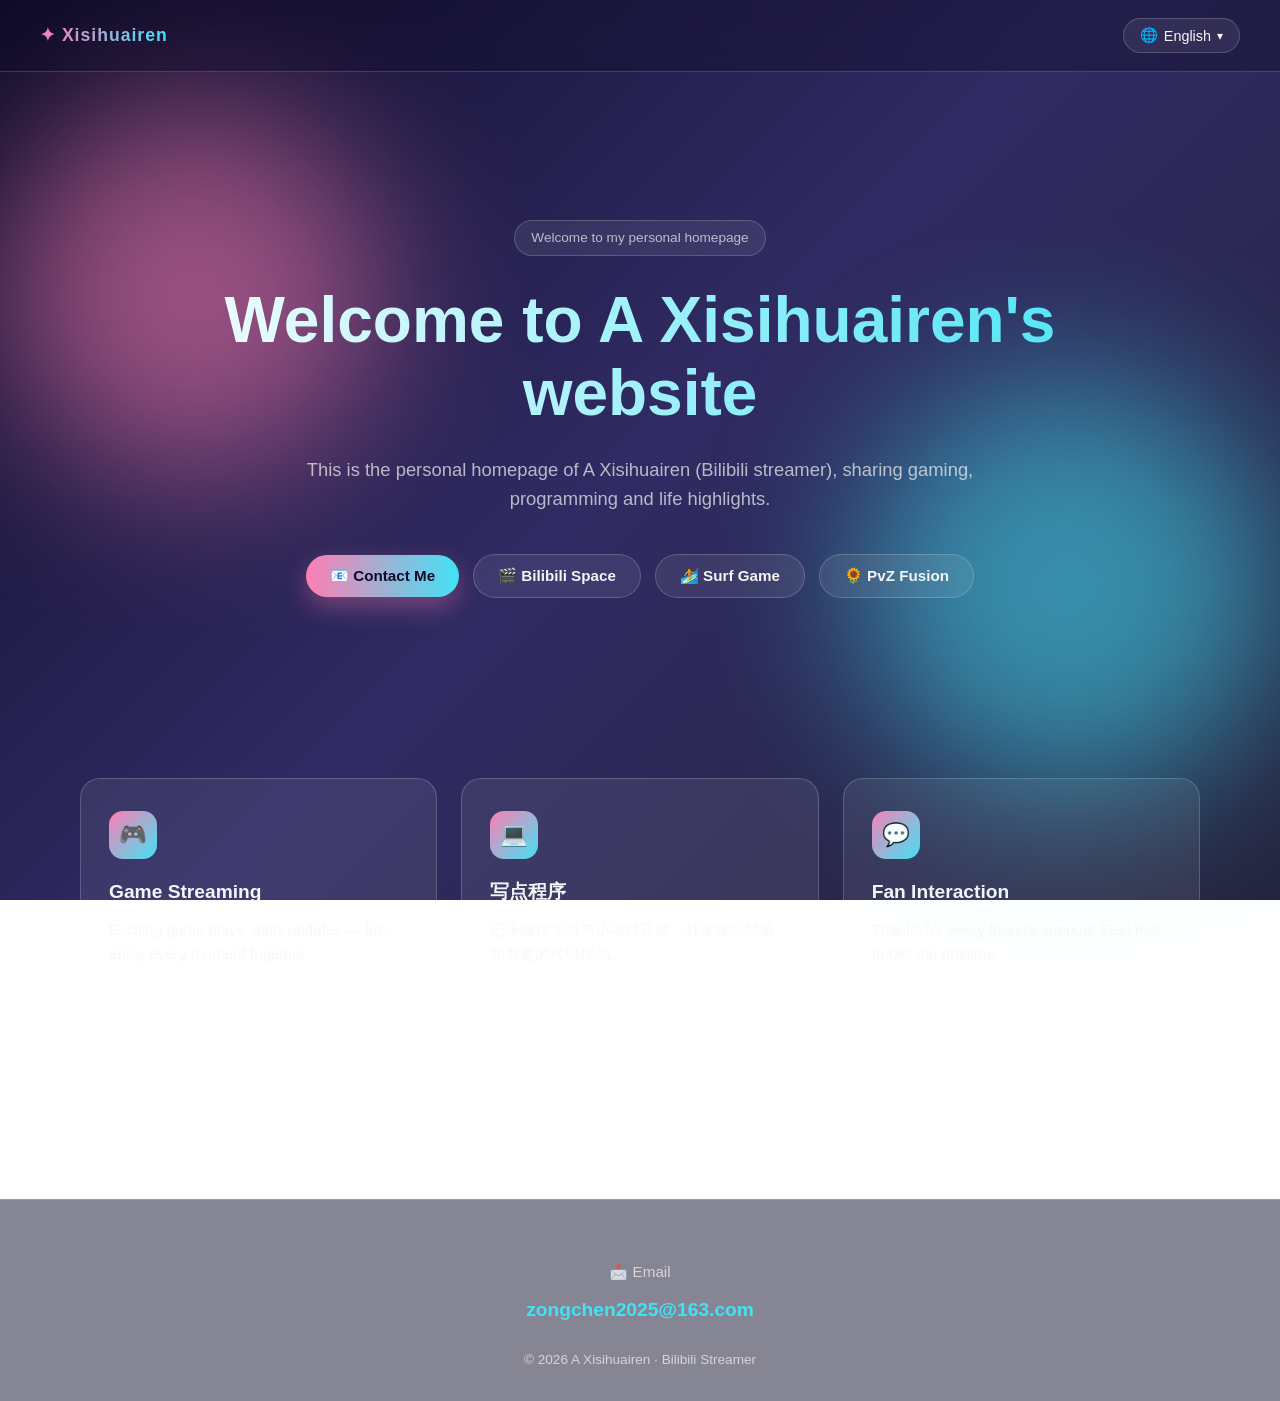
<file: index.html>
﻿<!DOCTYPE html>
<html lang="en">
<head>
<meta charset="UTF-8" />
<meta name="viewport" content="width=device-width, initial-scale=1.0" />
<title>Welcome to A Xisihuairen's website</title>
<style>
  * { box-sizing: border-box; margin: 0; padding: 0; }

  :root {
    --bg-1: #0f0c29;
    --bg-2: #302b63;
    --bg-3: #24243e;
    --accent: #ff7eb3;
    --accent-2: #42e2f5;
    --text: #f5f5f7;
    --muted: rgba(245, 245, 247, 0.7);
    --card: rgba(255, 255, 255, 0.08);
    --border: rgba(255, 255, 255, 0.18);
  }

  html { scroll-behavior: smooth; }

  body {
    font-family: "Segoe UI", "PingFang SC", "Microsoft YaHei", Roboto, sans-serif;
    color: var(--text);
    background: linear-gradient(135deg, var(--bg-1), var(--bg-2), var(--bg-3));
    background-attachment: fixed;
    min-height: 100vh;
    overflow-x: hidden;
    line-height: 1.6;
  }

  header {
    position: fixed;
    top: 0; left: 0; right: 0;
    padding: 18px 40px;
    display: flex;
    justify-content: space-between;
    align-items: center;
    backdrop-filter: blur(12px);
    -webkit-backdrop-filter: blur(12px);
    background: rgba(15, 12, 41, 0.4);
    border-bottom: 1px solid var(--border);
    z-index: 100;
  }

  .logo {
    font-weight: 700;
    font-size: 1.1rem;
    letter-spacing: 1px;
    background: linear-gradient(90deg, var(--accent), var(--accent-2));
    -webkit-background-clip: text;
    background-clip: text;
    color: transparent;
  }

  .lang-switch { position: relative; }

  .lang-switch > button {
    background: var(--card);
    color: var(--text);
    border: 1px solid var(--border);
    padding: 8px 16px;
    border-radius: 999px;
    cursor: pointer;
    font-size: 0.9rem;
    transition: all 0.3s ease;
    display: flex;
    align-items: center;
    gap: 6px;
  }

  .lang-switch > button:hover {
    background: rgba(255, 255, 255, 0.15);
    border-color: var(--accent-2);
  }

  .lang-dropdown {
    position: absolute;
    top: calc(100% + 10px);
    right: 0;
    min-width: 160px;
    background: rgba(15, 12, 41, 0.95);
    backdrop-filter: blur(14px);
    border: 1px solid var(--border);
    border-radius: 14px;
    padding: 8px;
    opacity: 0;
    visibility: hidden;
    transform: translateY(-6px);
    transition: all 0.25s ease;
    box-shadow: 0 12px 32px rgba(0, 0, 0, 0.4);
    z-index: 110;
  }

  .lang-dropdown.show {
    opacity: 1;
    visibility: visible;
    transform: translateY(0);
  }

  .lang-dropdown button {
    width: 100%;
    border: none;
    padding: 10px 14px;
    background: transparent;
    border-radius: 8px;
    text-align: left;
    color: var(--text);
    font-size: 0.9rem;
    display: flex;
    align-items: center;
    gap: 8px;
    cursor: pointer;
  }

  .lang-dropdown button:hover { background: rgba(255, 255, 255, 0.1); }

  .lang-dropdown button.active {
    background: linear-gradient(90deg, rgba(255, 126, 179, 0.25), rgba(66, 226, 245, 0.25));
    color: var(--accent-2);
  }

  main {
    padding: 140px 40px 80px;
    max-width: 1200px;
    margin: 0 auto;
  }

  .hero {
    text-align: center;
    padding: 80px 20px 100px;
    position: relative;
  }

  .hero::before,
  .hero::after {
    content: "";
    position: absolute;
    border-radius: 50%;
    filter: blur(80px);
    opacity: 0.55;
    z-index: 0;
  }
  .hero::before {
    width: 380px; height: 380px;
    background: var(--accent);
    top: -40px; left: -80px;
  }
  .hero::after {
    width: 420px; height: 420px;
    background: var(--accent-2);
    bottom: -100px; right: -80px;
  }

  .hero > * { position: relative; z-index: 1; }

  .tag {
    display: inline-block;
    padding: 6px 16px;
    border: 1px solid var(--border);
    border-radius: 999px;
    background: var(--card);
    font-size: 0.85rem;
    color: var(--muted);
    margin-bottom: 28px;
  }

  .hero h1 {
    font-size: clamp(2rem, 5vw, 4rem);
    font-weight: 800;
    line-height: 1.15;
    margin-bottom: 24px;
    background: linear-gradient(90deg, #fff, var(--accent-2));
    -webkit-background-clip: text;
    background-clip: text;
    color: transparent;
    animation: fadeUp 0.9s ease both;
  }

  .hero p.lead {
    font-size: 1.15rem;
    color: var(--muted);
    max-width: 720px;
    margin: 0 auto 40px;
    animation: fadeUp 1s ease both 0.15s;
  }

  .cta {
    display: flex;
    flex-wrap: wrap;
    gap: 14px;
    justify-content: center;
    align-items: center;
    animation: fadeUp 1.1s ease both 0.3s;
    max-width: 720px;
    margin: 0 auto;
  }

  .btn {
    padding: 12px 24px;
    border-radius: 999px;
    text-decoration: none;
    font-weight: 600;
    font-size: 0.95rem;
    transition: transform 0.25s ease, box-shadow 0.25s ease;
    display: inline-flex;
    align-items: center;
    justify-content: center;
    gap: 8px;
    border: none;
    cursor: pointer;
    font-family: inherit;
    line-height: 1.2;
  }

  .btn-primary {
    background: linear-gradient(90deg, var(--accent), var(--accent-2));
    color: #0f0c29;
    box-shadow: 0 10px 24px rgba(255, 126, 179, 0.35);
  }

  .btn-secondary {
    background: var(--card);
    color: var(--text);
    border: 1px solid var(--border);
  }

  .btn:hover {
    transform: translateY(-3px);
    box-shadow: 0 14px 30px rgba(66, 226, 245, 0.35);
  }

  .features {
    display: grid;
    grid-template-columns: repeat(auto-fit, minmax(260px, 1fr));
    gap: 24px;
    margin-top: 80px;
  }

  .card {
    background: var(--card);
    border: 1px solid var(--border);
    border-radius: 20px;
    padding: 32px 28px;
    transition: transform 0.3s ease, border-color 0.3s ease, background 0.3s ease;
  }

  .card:hover {
    transform: translateY(-6px);
    border-color: var(--accent-2);
    background: rgba(255, 255, 255, 0.12);
  }

  .card .icon {
    width: 48px; height: 48px;
    border-radius: 14px;
    display: flex; align-items: center; justify-content: center;
    background: linear-gradient(135deg, var(--accent), var(--accent-2));
    color: #0f0c29;
    font-size: 1.4rem;
    margin-bottom: 18px;
  }

  .card h3 { font-size: 1.2rem; margin-bottom: 10px; }
  .card p { color: var(--muted); font-size: 0.95rem; }

  footer {
    margin-top: 120px;
    padding: 60px 40px 30px;
    border-top: 1px solid var(--border);
    background: rgba(15, 12, 41, 0.5);
    text-align: center;
  }

  footer .email-label { color: var(--muted); margin-bottom: 10px; font-size: 0.95rem; }
  footer .email {
    font-size: 1.2rem; font-weight: 600;
    color: var(--accent-2); text-decoration: none;
    transition: color 0.25s;
  }
  footer .email:hover { color: var(--accent); }
  footer .copyright { margin-top: 24px; color: var(--muted); font-size: 0.85rem; }

  @keyframes fadeUp {
    from { opacity: 0; transform: translateY(20px); }
    to   { opacity: 1; transform: translateY(0); }
  }

  @media (max-width: 600px) {
    header { padding: 14px 20px; }
    main { padding: 120px 20px 60px; }
    .hero { padding: 50px 10px 70px; }
  }
</style>
</head>
<body>

<header>
  <div class="logo">✦ Xisihuairen</div>
  <div class="lang-switch">
    <button id="langBtn">
      <span>🌐</span>
      <span id="currentLang">English</span>
      <span style="font-size: 0.75rem;">▾</span>
    </button>
    <div class="lang-dropdown" id="langDropdown">
      <button data-lang="en" class="active">🇺🇸 English</button>
      <button data-lang="zh">🇨🇳 中文</button>
      <button data-lang="jp">🇯🇵 日本語</button>
      <button data-lang="kr">🇰🇷 한국어</button>
      <button data-lang="es">🇪🇸 Español</button>
      <button data-lang="fr">🇫🇷 Français</button>
    </div>
  </div>
</header>

<main>
  <section class="hero">
    <div class="tag" data-x="tag">Welcome to my personal homepage</div>
    <h1 data-x="title">Welcome to A Xisihuairen's website</h1>
    <p class="lead" data-x="subtitle">
      This is the personal homepage of A Xisihuairen (Bilibili streamer), sharing gaming, programming and life highlights.
    </p>
    <div class="cta">
      <a href="#contact" class="btn btn-primary" data-x="cta1">📧 Contact Me</a>
      <a href="https://space.bilibili.com/" target="_blank" class="btn btn-secondary" data-x="cta2">🎬 Bilibili Space</a>
      <a href="surf.html" class="btn btn-secondary" data-x="cta3">🏄 Surf Game</a>
      <a href="pz.html" class="btn btn-secondary" data-x="cta4">🌻 PvZ Fusion</a>
    </div>
  </section>

  <section class="features">
    <div class="card">
      <div class="icon">🎮</div>
      <h3 data-x="f1t">Game Streaming</h3>
      <p data-x="f1d">Exciting game plays, daily updates — let's enjoy every moment together.</p>
    </div>
    <div class="card">
      <div class="icon">💻</div>
      <h3 data-x="f2t">写点程序</h3>
      <p data-x="f2d">记录编程学习与小项目开发，分享踩坑经验和有趣的代码作品。</p>
    </div>
    <div class="card">
      <div class="icon">💬</div>
      <h3 data-x="f3t">Fan Interaction</h3>
      <p data-x="f3d">Thanks for every friend's support. Feel free to DM me anytime.</p>
    </div>
  </section>
</main>

<footer id="contact">
  <div class="email-label" data-x="emailLabel">📩 Email</div>
  <a class="email" href="mailto:zongchen2025@163.com">zongchen2025@163.com</a>
  <div class="copyright">© 2026 A Xisihuairen · Bilibili Streamer</div>
</footer>

<script>
  const DEFAULT_TEXT = {
    tag: "Welcome to my personal homepage",
    title: "Welcome to A Xisihuairen's website",
    subtitle: "This is the personal homepage of A Xisihuairen (Bilibili streamer), sharing gaming, programming and life highlights.",
    cta1: "📧 Contact Me",
    cta2: "🎬 Bilibili Space",
    cta3: "🏄 Surf Game",
    cta4: "🌻 PvZ Fusion",
    f1t: "Game Streaming", f1d: "Exciting game plays, daily updates — let's enjoy every moment together.",
    f2t: "写点程序", f2d: "记录编程学习与小项目开发，分享踩坑经验和有趣的代码作品。",
    f3t: "Fan Interaction", f3d: "Thanks for every friend's support. Feel free to DM me anytime.",
    emailLabel: "📩 Email"
  };

  const translations = {
    en: DEFAULT_TEXT,
    zh: {
      tag: "欢迎来到我的个人主页",
      title: "欢迎来到阿西四坏人的个人网站",
      subtitle: "这里是阿西四坏人（B站主播）的个人主页，分享游戏、编程与生活的精彩瞬间。",
      cta1: "📧 联系我",
      cta2: "🎬 B站空间",
      cta3: "🏄 玩冲浪游戏",
      cta4: "🌻 PvZ融合版",
      f1t: "游戏直播", f1d: "精彩游戏实况，每日更新，一起畅玩每一个瞬间。",
      f2t: "写点程序", f2d: "记录编程学习与小项目开发，分享踩坑经验和有趣的代码作品。",
      f3t: "粉丝互动", f3d: "感谢每一位小伙伴的支持，欢迎私信与我交流。",
      emailLabel: "📩 邮箱"
    },
    jp: {
      tag: "ホームページへようこそ",
      title: "A Xisihuairenのウェブサイトへようこそ",
      subtitle: "こちらは阿西四坏人（Bilibili配信者）のホームページです。ゲーム・プログラミング・日常をシェアします。",
      cta1: "📧 お問い合わせ",
      cta2: "🎬 Bilibiliスペース",
      cta3: "🏄 サーフゲーム",
      cta4: "🌻 PvZ融合版",
      f1t: "ゲーム配信", f1d: "毎日更新の熱いゲーム実況、一緒に楽しみましょう。",
      f2t: "コーディング", f2d: "プログラミング学習と小規模プロジェクトの開発、面白い作品をシェアします。",
      f3t: "ファン交流", f3d: "応援ありがとう！お気軽にDMください。",
      emailLabel: "📩 メール"
    },
    kr: {
      tag: "개인 홈페이지에 오신 것을 환영합니다",
      title: "A Xisihuairen의 웹사이트에 오신 것을 환영합니다",
      subtitle: "아시사후아이렌(Bilibili 스트리머)의 개인 홈페이지입니다. 게임, 프로그래밍, 일상을 공유합니다.",
      cta1: "📧 연락하기",
      cta2: "🎬 Bilibili 스페이스",
      cta3: "🏄 서핑 게임",
      cta4: "🌻 PvZ 퓨전",
      f1t: "게임 방송", f1d: "매일 업데이트되는 짜릿한 게임 플레이, 함께 즐겨요!",
      f2t: "코딩", f2d: "프로그래밍 학습과 작은 프로젝트 개발, 재미있는 코드 작품을 공유합니다.",
      f3t: "팬 소통", f3d: "응원해 주셔서 감사합니다! 언제든 DM 주세요.",
      emailLabel: "📩 이메일"
    },
    es: {
      tag: "Bienvenido a mi página personal",
      title: "Bienvenido al sitio web de A Xisihuairen",
      subtitle: "Esta es la página personal de A Xisihuairen (streamer de Bilibili), compartiendo juegos, programación y momentos destacados.",
      cta1: "📧 Contáctame",
      cta2: "🎬 Espacio Bilibili",
      cta3: "🏄 Juego de Surf",
      cta4: "🌻 PvZ Fusion",
      f1t: "Streaming de juegos", f1d: "Partidas emocionantes, actualizadas a diario — disfrutemos juntos.",
      f2t: "Programando", f2d: "Aprendizaje de programación y pequeños proyectos, compartiendo errores y obras divertidas.",
      f3t: "Interacción con fans", f3d: "¡Gracias por su apoyo! No duden en escribirme.",
      emailLabel: "📩 Correo"
    },
    fr: {
      tag: "Bienvenue sur ma page personnelle",
      title: "Bienvenue sur le site web de A Xisihuairen",
      subtitle: "Voici la page personnelle de A Xisihuairen (streameur Bilibili), partageant jeux, programmation et moments de vie.",
      cta1: "📧 Me contacter",
      cta2: "🎬 Espace Bilibili",
      cta3: "🏄 Jeu de Surf",
      cta4: "🌻 PvZ Fusion",
      f1t: "Streaming de jeux", f1d: "Des parties passionnantes, mises à jour chaque jour — profitons ensemble.",
      f2t: "Je code", f2d: "Apprentissage de la programmation et petits projets, partage d'erreurs et œuvres amusantes.",
      f3t: "Interaction avec les fans", f3d: "Merci pour votre soutien ! N'hésitez pas à m'écrire.",
      emailLabel: "📩 Email"
    }
  };

  const langLabels = { en: "English", zh: "中文", jp: "日本語", kr: "한국어", es: "Español", fr: "Français" };

  function restoreDefaults() {
    document.querySelectorAll("[data-x]").forEach(el => {
      const k = el.getAttribute("data-x");
      if (DEFAULT_TEXT[k] !== undefined) el.textContent = DEFAULT_TEXT[k];
    });
    const cl = document.getElementById("currentLang");
    if (cl) cl.textContent = "English";
  }

  function applyLang(lang) {
    try {
      const dict = translations[lang] || DEFAULT_TEXT;
      document.documentElement.lang = lang === "zh" ? "zh-CN" : lang;
      const cl = document.getElementById("currentLang");
      if (cl) cl.textContent = langLabels[lang] || lang;
      document.querySelectorAll("[data-x]").forEach(el => {
        const key = el.getAttribute("data-x");
        if (dict[key] !== undefined && dict[key] !== null && dict[key] !== "") {
          el.textContent = dict[key];
        }
      });
      document.querySelectorAll(".lang-dropdown button").forEach(b => {
        b.classList.toggle("active", b.dataset.lang === lang);
      });
      try { localStorage.setItem("x_lang", lang); } catch (e) {}
    } catch (err) { console.error(err); }
  }

  document.addEventListener("DOMContentLoaded", () => {
    restoreDefaults();
    try {
      const saved = localStorage.getItem("x_lang");
      if (saved && translations[saved]) applyLang(saved);
    } catch (e) {}

    const langBtn = document.getElementById("langBtn");
    const langDropdown = document.getElementById("langDropdown");
    if (langBtn) {
      langBtn.addEventListener("click", (e) => {
        e.stopPropagation();
        langDropdown.classList.toggle("show");
      });
    }
    document.addEventListener("click", () => {
      if (langDropdown) langDropdown.classList.remove("show");
    });
    document.querySelectorAll(".lang-dropdown button").forEach(btn => {
      btn.addEventListener("click", (e) => {
        e.stopPropagation();
        applyLang(btn.dataset.lang);
        if (langDropdown) langDropdown.classList.remove("show");
      });
    });
  });

  window.addEventListener("load", () => {
    try {
      const saved = localStorage.getItem("x_lang") || "en";
      applyLang(translations[saved] ? saved : "en");
    } catch (e) { applyLang("en"); }
  });
  setTimeout(() => {
    try {
      const saved = localStorage.getItem("x_lang") || "en";
      applyLang(translations[saved] ? saved : "en");
    } catch (e) { applyLang("en"); }
  }, 250);
</script>

</body>
</html>
</file>
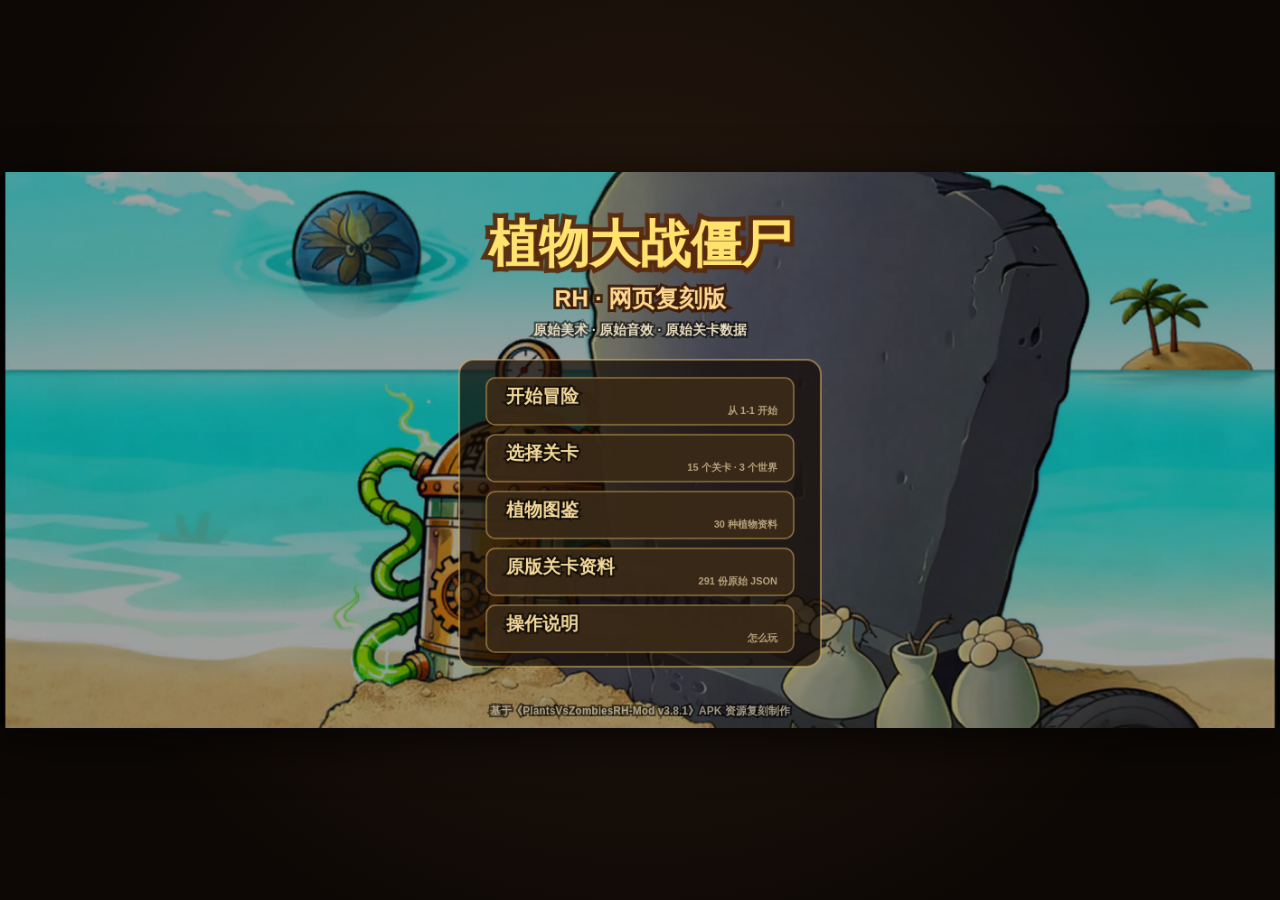
<file: pvzRh.html>
<!DOCTYPE html>
<html lang="zh-CN">
<head>
<meta charset="utf-8">
<meta name="viewport" content="width=device-width, initial-scale=1, maximum-scale=1, user-scalable=no">
<title>植物大战僵尸 RH · 网页复刻版</title>
<link rel="stylesheet" href="style.css">
</head>
<body>
  <div id="stage">
    <canvas id="game" width="1416" height="616"></canvas>
    <div id="loading"><div class="load-inner"><div class="load-title">植物大战僵尸 RH</div><div class="load-sub">正在读取资源…</div><div class="bar"><i></i></div></div></div>
    <div id="overlay" class="hidden">
      <div class="panel">
        <button id="panelClose" title="关闭">×</button>
        <div id="panelContent"></div>
      </div>
    </div>
  </div>
  <script src="levels.js"></script>
  <script src="game.js"></script>
</body>
</html>
</file>
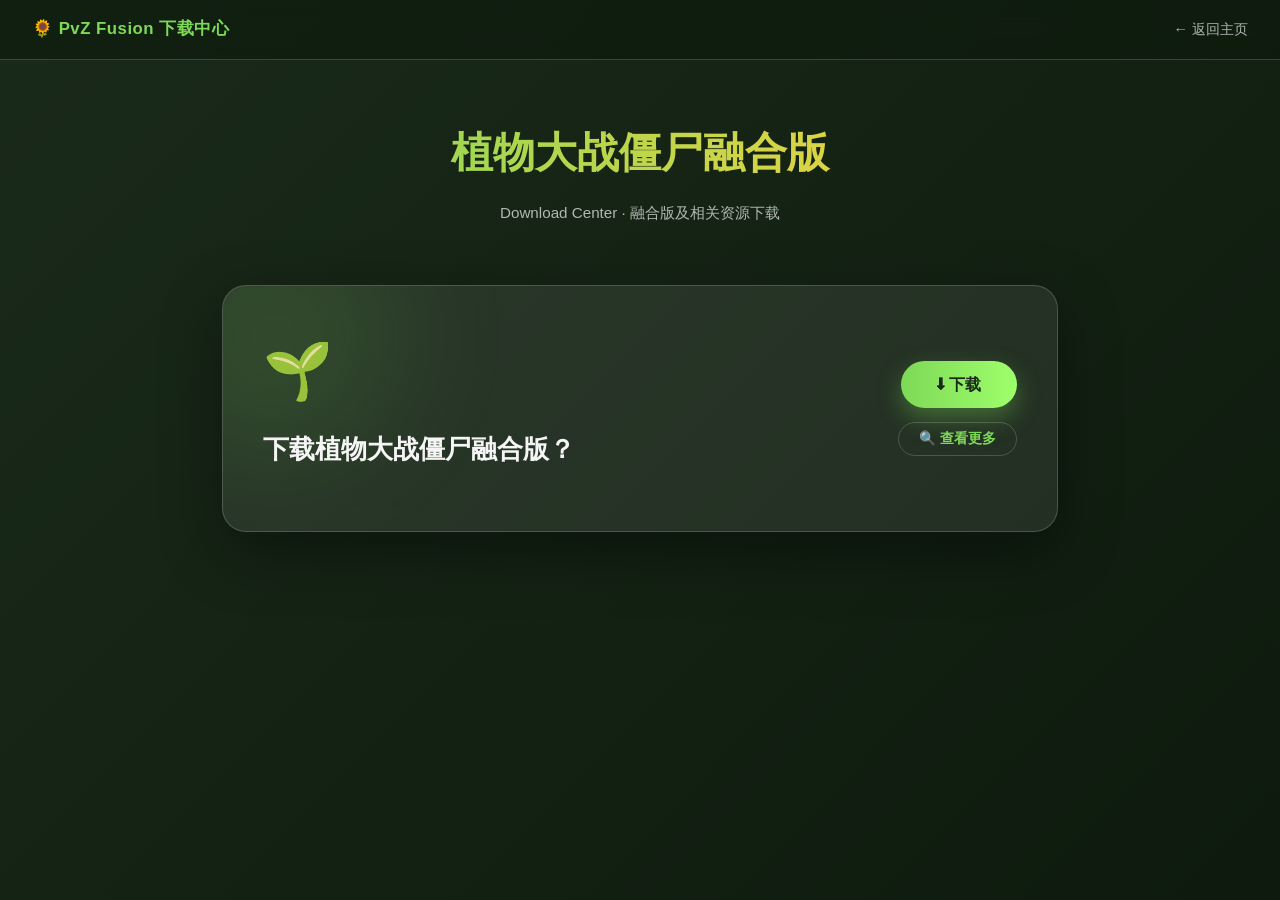
<file: pz.html>
﻿<!DOCTYPE html>
<html lang="zh-CN"><head>
<meta charset="UTF-8">
<meta name="viewport" content="width=device-width, initial-scale=1.0">
<title>植物大战僵尸融合版 - 下载中心</title>
<style>
  * { box-sizing: border-box; margin: 0; padding: 0; }

  :root {
    --bg-1: #1a2a1a;
    --bg-2: #0d1a0d;
    --accent: #7ed957;
    --accent-2: #ffd23f;
    --danger: #ff5252;
    --text: #f5f5f5;
    --muted: rgba(245, 245, 245, 0.7);
    --card: rgba(255, 255, 255, 0.08);
    --border: rgba(255, 255, 255, 0.18);
  }

  html, body {
    min-height: 100%;
    background: linear-gradient(135deg, var(--bg-1), var(--bg-2));
    background-attachment: fixed;
    color: var(--text);
    font-family: "Segoe UI", "PingFang SC", "Microsoft YaHei", sans-serif;
    line-height: 1.6;
  }

  header {
    position: fixed;
    top: 0; left: 0; right: 0;
    padding: 16px 32px;
    display: flex;
    justify-content: space-between;
    align-items: center;
    backdrop-filter: blur(12px);
    background: rgba(13, 26, 13, 0.6);
    border-bottom: 1px solid var(--border);
    z-index: 100;
  }
  header .logo {
    font-weight: 700;
    font-size: 1.05rem;
    color: var(--accent);
    letter-spacing: 0.5px;
  }
  header a.back {
    color: var(--muted);
    text-decoration: none;
    font-size: 0.9rem;
    transition: color 0.2s;
  }
  header a.back:hover { color: var(--accent); }

  main {
    max-width: 900px;
    margin: 0 auto;
    padding: 120px 32px 80px;
  }

  h1.title {
    text-align: center;
    font-size: clamp(1.6rem, 4vw, 2.6rem);
    font-weight: 800;
    margin-bottom: 14px;
    background: linear-gradient(90deg, var(--accent), var(--accent-2));
    -webkit-background-clip: text;
    background-clip: text;
    color: transparent;
  }
  .subtitle {
    text-align: center;
    color: var(--muted);
    margin-bottom: 60px;
    font-size: 0.95rem;
  }

  /* 主要下载卡片 */
  .download-card {
    position: relative;
    background: var(--card);
    border: 1px solid var(--border);
    border-radius: 24px;
    padding: 40px;
    overflow: hidden;
    box-shadow: 0 20px 60px rgba(0, 0, 0, 0.4);
    margin-bottom: 40px;
  }

  .download-card::before {
    content: "";
    position: absolute;
    top: -80px; left: -80px;
    width: 260px; height: 260px;
    background: var(--accent);
    opacity: 0.12;
    border-radius: 50%;
    filter: blur(60px);
  }

  .card-content {
    position: relative;
    display: flex;
    gap: 40px;
    align-items: center;
  }

  .card-left {
    flex: 1;
    min-width: 0;
  }

  .card-icon {
    font-size: 3.5rem;
    margin-bottom: 18px;
  }

  .card-left h2 {
    font-size: clamp(1.2rem, 3vw, 1.6rem);
    font-weight: 700;
    margin-bottom: 12px;
    line-height: 1.3;
  }

  .card-left p {
    color: var(--muted);
    font-size: 0.95rem;
    margin-bottom: 24px;
  }

  .card-right {
    flex-shrink: 0;
    display: flex;
    flex-direction: column;
    align-items: flex-end;
    gap: 14px;
  }

  .btn {
    display: inline-flex;
    align-items: center;
    justify-content: center;
    gap: 8px;
    text-decoration: none;
    border-radius: 999px;
    font-weight: 600;
    cursor: pointer;
    border: none;
    transition: transform 0.25s ease, box-shadow 0.25s ease, background 0.25s ease;
    font-family: inherit;
    line-height: 1.2;
    white-space: nowrap;
  }
  .btn:hover { transform: translateY(-2px); }

  .btn-lg {
    padding: 14px 36px;
    font-size: 1rem;
    background: linear-gradient(90deg, var(--accent), #9eff6b);
    color: #1a2a1a;
    box-shadow: 0 10px 24px rgba(126, 217, 87, 0.35);
  }
  .btn-lg:hover { box-shadow: 0 14px 30px rgba(126, 217, 87, 0.5); }

  .btn-sm {
    padding: 8px 20px;
    font-size: 0.85rem;
    background: transparent;
    color: var(--accent);
    border: 1px solid var(--border);
  }
  .btn-sm:hover { background: rgba(126, 217, 87, 0.1); }

  /* 模态弹层 */
  .overlay {
    position: fixed;
    inset: 0;
    background: rgba(0, 0, 0, 0.6);
    backdrop-filter: blur(6px);
    display: none;
    align-items: center;
    justify-content: center;
    z-index: 200;
    padding: 20px;
    animation: fadeIn 0.25s ease;
  }
  .overlay.show { display: flex; }

  .modal {
    background: linear-gradient(135deg, #1a2a1a, #0d1a0d);
    border: 1px solid var(--border);
    border-radius: 24px;
    max-width: 680px;
    width: 100%;
    max-height: 88vh;
    overflow-y: auto;
    padding: 36px;
    position: relative;
    box-shadow: 0 24px 80px rgba(0, 0, 0, 0.6);
    animation: slideUp 0.3s ease;
  }

  .modal-close {
    position: absolute;
    top: 14px; right: 18px;
    background: none;
    border: none;
    color: var(--muted);
    font-size: 1.5rem;
    cursor: pointer;
    transition: color 0.2s;
    line-height: 1;
  }
  .modal-close:hover { color: var(--accent); }

  .section { margin-bottom: 36px; }
  .section:last-child { margin-bottom: 0; }

  .section h3 {
    font-size: 1.2rem;
    font-weight: 700;
    margin-bottom: 14px;
    padding-bottom: 10px;
    border-bottom: 1px solid var(--border);
    display: flex;
    align-items: baseline;
    gap: 10px;
  }

  .section h3 .note {
    font-size: 0.72rem;
    font-weight: 400;
    color: var(--muted);
  }

  .section p, .section a.link {
    color: var(--muted);
    font-size: 0.95rem;
  }

  a.link {
    color: var(--accent-2);
    text-decoration: none;
    border-bottom: 1px dashed rgba(255, 210, 63, 0.5);
  }
  a.link:hover { border-bottom-color: var(--accent-2); }

  .mod-list { display: flex; flex-direction: column; gap: 14px; margin-top: 14px; }

  .mod-item {
    display: flex;
    align-items: center;
    gap: 16px;
    background: var(--card);
    border: 1px solid var(--border);
    border-radius: 14px;
    padding: 14px 18px;
    transition: border-color 0.25s, background 0.25s;
  }
  .mod-item:hover {
    border-color: var(--accent);
    background: rgba(126, 217, 87, 0.08);
  }

  .mod-icon {
    font-size: 1.6rem;
    width: 44px; height: 44px;
    flex-shrink: 0;
    border-radius: 12px;
    background: linear-gradient(135deg, var(--accent), var(--accent-2));
    display: flex; align-items: center; justify-content: center;
    color: #0d1a0d;
  }

  .mod-info { flex: 1; min-width: 0; }
  .mod-info .mod-name { font-weight: 600; font-size: 0.98rem; margin-bottom: 2px; }
  .mod-info .mod-desc { font-size: 0.8rem; color: var(--muted); }

  .btn-download {
    background: linear-gradient(90deg, var(--accent), #9eff6b);
    color: #0d1a0d;
    padding: 10px 22px;
    font-size: 0.88rem;
    flex-shrink: 0;
  }
  .btn-download:hover {
    box-shadow: 0 6px 20px rgba(126, 217, 87, 0.4);
  }

  /* toast */
  .toast {
    position: fixed;
    bottom: 30px; left: 50%;
    transform: translateX(-50%) translateY(20px);
    background: rgba(13, 26, 13, 0.95);
    border: 1px solid var(--accent);
    color: var(--accent);
    padding: 12px 24px;
    border-radius: 999px;
    font-size: 0.9rem;
    opacity: 0;
    pointer-events: none;
    transition: all 0.3s ease;
    z-index: 300;
    box-shadow: 0 10px 30px rgba(0, 0, 0, 0.4);
  }
  .toast.show {
    opacity: 1;
    transform: translateX(-50%) translateY(0);
  }

  @keyframes fadeIn { from { opacity: 0; } to { opacity: 1; } }
  @keyframes slideUp {
    from { opacity: 0; transform: translateY(20px) scale(0.97); }
    to { opacity: 1; transform: translateY(0) scale(1); }
  }

  @media (max-width: 640px) {
    header { padding: 14px 20px; }
    main { padding: 100px 20px 60px; }
    .download-card { padding: 28px 22px; }
    .card-content { flex-direction: column; gap: 26px; align-items: stretch; }
    .card-right { align-items: flex-start; flex-direction: row; flex-wrap: wrap; }
    .modal { padding: 28px 22px; }
    .btn-download { padding: 9px 18px; font-size: 0.82rem; }
  }
</style>
</head>
<body style="">

<header>
  <div class="logo">🌻 PvZ Fusion 下载中心</div>
  <a class="back" href="index.html">← 返回主页</a>
</header>

<main>
  <h1 class="title">植物大战僵尸融合版</h1>
  <p class="subtitle">Download Center · 融合版及相关资源下载</p>

  <div class="download-card">
    <div class="card-content">
      <div class="card-left">
        <div class="card-icon">🌱</div>
        <h2>下载植物大战僵尸融合版？</h2>
        <p></p>
      </div>
      <div class="card-right">
        <a class="btn btn-lg" href="植物大战僵尸融合版.zip" download="" onclick="showToast('开始下载融合版...')">⬇ 下载</a>
        <button class="btn btn-sm" id="openMoreBtn">🔍 查看更多</button>
      </div>
    </div>
  </div>
</main>

<!-- 更多信息弹出界面 -->
<div class="overlay" id="moreOverlay">
  <div class="modal" role="dialog" aria-modal="true" aria-labelledby="modalTitle">
    <button class="modal-close" id="closeBtn" aria-label="关闭">✕</button>

    <div class="section">
      <h3 id="modalTitle">📚 更多版本？</h3>
      <p>请访问蓝飘飘fly的 <a class="link" href="https://space.bilibili.com/" target="_blank" rel="noopener">B站动态</a>，获取最新版本更新信息与下载链接。</p>
    </div>

    <div class="section">
      <h3>🧰 修改器？<span class="note">更多版本请访问高数带我飞的B站动态</span></h3>

      <div class="mod-list">
        <div class="mod-item">
          <div class="mod-icon">🛠</div>
          <div class="mod-info">
            <div class="mod-name">高数的修改器</div>
            <div class="mod-desc">多功能游戏辅助工具，支持多项参数调整</div>
          </div>
          <a class="btn btn-download" href="PvZRHModfied.exe" download="" onclick="showToast('开始下载高数的修改器...')">⬇ 下载</a>
        </div>

        <div class="mod-item">
          <div class="mod-icon">🌻</div>
          <div class="mod-info">
            <div class="mod-name">二创植物</div>
            <div class="mod-desc">玩家自制植物模组合集，新增多种创意植物</div>
          </div>
          <a class="btn btn-download" href="二创植物.zip" download="" onclick="showToast('开始下载二创植物...')">⬇ 下载</a>
        </div>

        <div class="mod-item">
          <div class="mod-icon">🧟</div>
          <div class="mod-info">
            <div class="mod-name">二创僵尸</div>
            <div class="mod-desc">玩家自制僵尸模组合集，新难度新挑战</div>
          </div>
          <a class="btn btn-download" href="二创僵尸.zip" download="" onclick="showToast('开始下载二创僵尸...')">⬇ 下载</a>
        </div>
      </div>
    </div>
  </div>
</div>

<div class="toast" id="toast">下载已开始...</div>

<script>
  const overlay = document.getElementById("moreOverlay");
  const openBtn = document.getElementById("openMoreBtn");
  const closeBtn = document.getElementById("closeBtn");
  const toast = document.getElementById("toast");

  function openModal() {
    overlay.classList.add("show");
    document.body.style.overflow = "hidden";
  }
  function closeModal() {
    overlay.classList.remove("show");
    document.body.style.overflow = "";
  }

  openBtn.addEventListener("click", openModal);
  closeBtn.addEventListener("click", closeModal);
  overlay.addEventListener("click", (e) => {
    if (e.target === overlay) closeModal();
  });
  document.addEventListener("keydown", (e) => {
    if (e.key === "Escape" && overlay.classList.contains("show")) closeModal();
  });

  let toastTimer;
  function showToast(msg) {
    toast.textContent = msg;
    toast.classList.add("show");
    clearTimeout(toastTimer);
    toastTimer = setTimeout(() => toast.classList.remove("show"), 2200);
  }
</script>









</body></html>
</file>
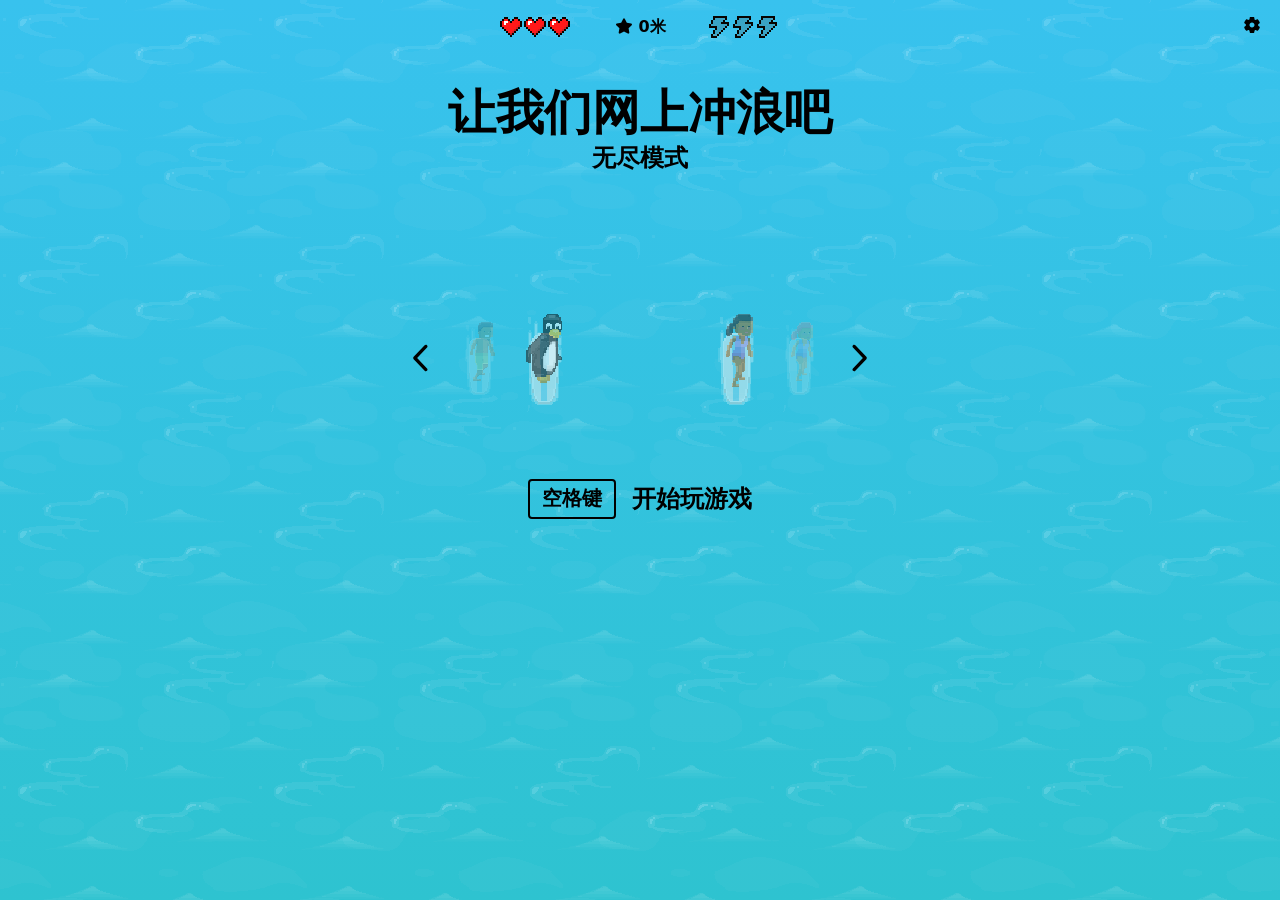
<file: surf.html>
<!DOCTYPE html>
<html dir="ltr" lang="zh"><head><meta charset="utf-8"><script>window.chrome=window.chrome||{};window.chrome.errorReporting=window.chrome.errorReporting||{reportError:function(){}};window.chrome.send=window.chrome.send||function(n,a){var c=a&&a[0];if(n==="get-stats"){var s={currentCharacter:0,endless_bestScore:0,zigzag_bestScore:-1,timetrial_bestScore:-1,highVisibilityMode:true,reducedSpeedMode:false,mode:"endless",theme:"surf"};setTimeout(function(){if(window.cr&&window.cr.webUIResponse)window.cr.webUIResponse(c,true,s);},0);}else if(n==="get-percentage"){setTimeout(function(){if(window.cr&&window.cr.webUIResponse)window.cr.webUIResponse(c,true,{percentage:0});},0);}};</script><style data-jss="">
.c01110 {
  width: 113px;
  height: 32px;
  background: #000000;
  box-sizing: border-box;
  border-radius: 4px;
}
.c01111 {
  display: flex;
  align-items: center;
  justify-content: center;
}
.c01112 {
  fill: #FFFFFF;
  display: flex;
}
.c01113 {
  color: #FFFFFF;
  height: 23px;
  display: flex;
  font-size: 18px;
  font-style: normal;
  margin-left: 7px;
  font-weight: 550;
  line-height: 25px;
}
</style><style data-jss="">
.c01106 {
  display: flex;
  align-items: center;
  justify-content: center;
}
.c01107 {
  visibility: hidden;
}
.c01108 {
  color: #4E4E4E;
  font-size: 12px;
  text-align: center;
  line-height: 14px;
  margin-left: 8px;
  margin-right: 8px;
}
.c01109 {
  width: 32px;
  height: 14px;
}
</style><style data-jss="">
.c01102 {
  padding: 12px 12px;
  box-shadow: 0px 16px 24px rgba(0,0,0,0.16);
  border-radius: 4px;
  backdrop-filter: blur(32px);
  background-color: rgba(255,255,255,0.6);
}
.c01103 {
  color: #000000;
  font-size: 30px;
  text-align: center;
  font-weight: 500;
  line-height: 32px;
  align-items: center;
}
.c01104 {
  color: #000000;
  font-size: 14px;
  margin-top: 4px;
  text-align: center;
  font-style: normal;
  font-weight: 500;
  line-height: 16px;
}
.c01105 {
  margin-top: 10px;
}
</style><style data-jss="" data-meta="BaseToggle">
.c0192 {
  display: inline-block;
  transition: all 0.2s ease-in-out;
  color: #262626;
}
@media (-ms-high-contrast:active) {
  .c0192 {
    -ms-high-contrast-adjust: none;
  }
}
.c0193 {
  clear: both;
  cursor: pointer;
  display: block;
  padding-bottom: 7px;
  font-size: 14px;
  line-height: 20px;
}
.c0194 {
  cursor: pointer;
  position: relative;
  margin-top: 0;
  float: left;
}
.c0195 {
  position: absolute;
  transition: all .1s ease;
  pointer-events: none;
  top: 5px;
  left: 5px;
  right: unset;
  border-radius: 10px;
  width: 10px;
  height: 10px;
  background: #262626;
}
.c0196 {
  cursor: pointer;
  margin: 0;
  display: block;
  outline: none;
  position: relative;
  appearance: none;
  -moz-appearance: none;
  -webkit-appearance: none;
  width: 40px;
  height: 20px;
  background: #F7F7F7;
  border: 1px solid #8D8D8D;
  border-radius: 20px;
}
.c0196:active {
  background: #F7F7F7;
  border-color: #A4A4A4;
}
.c0196:hover {
  background: #F7F7F7;
  border-color: #666666;
}
.c0196:focus {
  outline: none;
}
.c0196:focus-visible {
  box-shadow: 0 0 0 2px #F7F7F7, 0 0 0 4px #838383;
}
@media (-ms-high-contrast:active) {
  .c0196 {
    background: Window;
    border-color: ButtonText;
  }
  .c0196 + span {
    background: ButtonText;
  }
}
@media (-ms-high-contrast:active) {
  .c0196:focus-visible {
    box-shadow: 0 0 0 2px ButtonFace, 0 0 0 4px ButtonText;
  }
}
@media (-ms-high-contrast:active) {
  .c0196:hover {
    background: Window;
    border-color: Highlight;
  }
  .c0196:hover + span {
    background: Highlight;
  }
}
@media (-ms-high-contrast:active) {
  .c0196:active {
    background: Highlight;
    border-color: HighlightText;
  }
  .c0196:active + span {
    background: HighlightText;
  }
}
.c0197 {
}
.c0197 .c0196 {
  background: #0078D4;
  border-color: #0078D4;
}
.c0197 .c0195 {
  left: 25px;
  right: unset;
  background: #FFFFFF;
}
.c0197 .c0196:disabled {
}
.c0197 .c0196:hover {
}
.c0197 .c0196:active {
}
@media (-ms-high-contrast:active) {
  .c0197 .c0196 {
    background: Highlight;
    border-color: Highlight;
  }
  .c0197 .c0196 + span {
    background: HighlightText;
  }
}
@media (-ms-high-contrast:active) {
  .c0197 .c0196:active {
    background: Highlight !important;
    border-color: Highlight !important;
  }
  .c0197 .c0196:active + span {
    background: HighlightText !important;
  }
}
@media (-ms-high-contrast:active) {
  .c0197 .c0196:hover {
    background: HighlightText;
    border-color: Highlight;
  }
  .c0197 .c0196:hover + span {
    background: Highlight;
  }
}
.c0197 .c0196:disabled .c0196, .c0197 .c0196:disabled .c0193, .c0197 .c0196:disabled .c0199 {
}
@media (-ms-high-contrast:active) {
  .c0197 .c0196:disabled .c0196, .c0197 .c0196:disabled .c0193, .c0197 .c0196:disabled .c0199 {
    color: GrayText !important;
    background: transparent;
    border-color: GrayText !important;
  }
  .c0197 .c0196:disabled .c0196 + span, .c0197 .c0196:disabled .c0193 + span, .c0197 .c0196:disabled .c0199 + span {
    background: GrayText !important;
  }
}
.c0198 {
  cursor: not-allowed !important;
  opacity: 0.3;
}
@media (-ms-high-contrast:active) {
  .c0198 {
    color: GrayText;
    opacity: 1;
  }
}
.c0198 .c0196, .c0198 .c0193, .c0198 .c0199 {
  cursor: not-allowed !important;
}
@media (-ms-high-contrast:active) {
  .c0198 .c0196, .c0198 .c0193, .c0198 .c0199 {
    color: GrayText !important;
    background: transparent;
    border-color: GrayText !important;
  }
  .c0198 .c0196 + span, .c0198 .c0193 + span, .c0198 .c0199 + span {
    background: GrayText !important;
  }
}
.c0199 {
  margin-top: 0;
  user-select: none;
  padding-bottom: 0;
  font-size: 14px;
  line-height: 20px;
  float: left;
  padding-left: 6px;
}
@media (-ms-high-contrast:active) {
  .c0199 {
    fill: WindowText !important;
    color: WindowText !important;
  }
}
</style><style data-jss="" data-meta="BaseToggle - jssStyleSheet">
.c01100 {
  margin-inline-start: 5px;
  float: right;
}
.c01101 {
  padding-inline-start: 0px;
}
</style><style data-jss="" data-meta="MSFTButtonBase">
.c0182 {
  position: relative;
}
.c0182::before {
  width: 100%;
  bottom: -3px;
  content: '';
  display: block;
  position: absolute;
  height: 1px;
  left: 0;
}
.c0182 svg {
}
.c0183 {
  cursor: not-allowed !important;
  opacity: 0.3;
}
@media (-ms-high-contrast:active) {
  .c0183 {
    color: GrayText;
    opacity: 1;
  }
}
.c0184 {
  display: flex;
  min-width: 20px;
  min-height: 20px;
  align-items: center;
  justify-content: center;
}
.c0185 {
}
.c0186 {
}
.c0187 {
}
.c0188 {
}
.c0189 {
}
.c0189 .c0185 {
  margin-right: 10px;
}
.c0189 .c0186 {
  margin-left: 10px;
}
.c0190 {
  cursor: pointer;
  display: inline-flex;
  overflow: hidden;
  max-width: 374px;
  box-sizing: border-box;
  transition: all 0.1s ease-in-out;
  line-height: 1;
  font-family: inherit;
  align-items: center;
  white-space: nowrap;
  justify-content: center;
  text-decoration: none;
  font-size: 14px;
  border: 2px solid transparent;
  border-radius: 2px;
  min-width: 32px;
  padding: 0 8px;
  height: 32px;
  color: #262626;
  fill: #262626;
  background: #E5E5E5;
}
.c0190::-moz-focus-inner {
  border: 0;
}
.c0190:hover:enabled, a.c0190:not(.c0183):hover {
  background: #DDDDDD;
}
.c0190:active:enabled, a.c0190:not(.c0183):active {
  background: #EAEAEA;
}
.c0190:focus {
  outline: none;
}
.c0190:focus-visible {
  border-color: #838383;
}
.c0190:disabled {
}
@media (-ms-high-contrast:active) {
  .c0190 {
    fill: ButtonText;
    color: ButtonText;
    background: ButtonFace;
    border-color: ButtonText;
    -ms-high-contrast-adjust: none;
  }
}
a.c0190:not(.c0183) {
}
@media (-ms-high-contrast:active) {
  a.c0190:not(.c0183) {
    fill: LinkText !important;
    color: LinkText !important;
    background: Window;
    border-color: LinkText !important;
  }
}
a.c0190:not(.c0183):not(.c0183):hover {
}
a.c0190:not(.c0183).c0183 {
}
@media (-ms-high-contrast:active) {
  a.c0190:not(.c0183).c0183 {
    fill: GrayText !important;
    color: GrayText !important;
    opacity: 1;
    background: ButtonFace !important;
    border-color: GrayText !important;
  }
}
@media (-ms-high-contrast:active) {
  a.c0190:not(.c0183):not(.c0183):hover {
    background: ButtonFace;
    box-shadow: 0 0 0 1px inset LinkText !important;
  }
}
@media (-ms-high-contrast:active) {
  .c0190:disabled {
    fill: GrayText !important;
    color: GrayText !important;
    opacity: 1;
    background: ButtonFace !important;
    border-color: GrayText !important;
  }
}
@media (-ms-high-contrast:active) {
  .c0190:focus-visible {
    border-color: ButtonText;
    box-shadow: 0 0 0 1px inset ButtonText;
  }
}
@media (-ms-high-contrast:active) {
  .c0190:hover:enabled, a.c0190:not(.c0183):hover {
    fill: HighlightText;
    color: HighlightText;
    background: Highlight;
  }
}
</style><style data-jss="" data-meta="MSFTButtonBase - jssStyleSheet">
.c0191 {
  width: fit-content;
  height: 28px;
}
</style><style data-jss="" data-meta="BaseTypography">
.c0172 {
  margin-top: 0;
  transition: all 0.2s ease-in-out;
  margin-bottom: 0;
  color: #262626;
}
.c0173 {
  font-size: 60px;
  line-height: 72px;
}
.c0174 {
  font-size: 46px;
  line-height: 56px;
}
.c0175 {
  font-size: 34px;
  line-height: 44px;
}
.c0176 {
  font-size: 28px;
  line-height: 36px;
}
.c0177 {
  font-size: 20px;
  line-height: 28px;
}
.c0178 {
  font-size: 16px;
  line-height: 24px;
}
.c0179 {
  font-size: 14px;
  line-height: 20px;
}
.c0180 {
  font-size: 12px;
  line-height: 16px;
}
.c0181 {
  font-size: 10px;
  line-height: 16px;
}
</style><style data-jss="" data-meta="MSFTParagraph">
.c0168 {
  cursor: default;
  font-weight: 400;
}
.c0169 {
}
.c0170 {
}
.c0171 {
}
</style><style data-jss="" data-meta="MSFTSelect">
.c0155 {
  max-width: 374px;
  height: 32px;
}
.c0156 {
  width: 100%;
  cursor: pointer;
  margin: 0;
  box-sizing: border-box;
  transition: all 0.2s ease-in-out;
  font-family: inherit;
  height: 32px;
  font-size: 14px;
  line-height: 20px;
  font-weight: 400;
  background: #F7F7F7;
  border: 1px solid #B6B6B6;
  color: #262626;
  padding: 0 11px;
  border-radius: 2px;
}
.c0156:hover:enabled {
  background: #F7F7F7;
  border-color: #909090;
}
.c0156:active:enabled {
  background: #F7F7F7;
  border-color: #CECECE;
}
.c0156:focus:enabled {
  outline: none;
  box-shadow: 0 0 0 1px #838383 inset;
  border-color: #838383;
}
.c0156:disabled {
  cursor: not-allowed !important;
  opacity: 0.3;
}
.c0156::placeholder {
  color: #717171;
}
@media (-ms-high-contrast:active) {
  .c0156 {
    fill: ButtonText;
    color: ButtonText;
    background: ButtonFace;
    border-color: ButtonText;
    -ms-high-contrast-adjust: none;
  }
}
.c0156:disabled > span > svg {
}
@media (-ms-high-contrast:active) {
  .c0156:disabled > span > svg {
    fill: GrayText !important;
    color: GrayText !important;
    opacity: 1;
  }
}
@media (-ms-high-contrast:active) {
  .c0156::placeholder {
    color: GrayText;
  }
}
@media (-ms-high-contrast:active) {
  .c0156:disabled {
    fill: GrayText !important;
    color: GrayText !important;
    opacity: 1;
    background: ButtonFace !important;
    border-color: GrayText !important;
  }
}
@media (-ms-high-contrast:active) {
  .c0156:focus:enabled {
    border-color: ButtonText;
    box-shadow: 0 0 0 1px inset ButtonText;
  }
}
@media (-ms-high-contrast:active) {
  .c0156:hover:enabled {
    background: ButtonFace;
    border: 1px solid Highlight;
  }
}
.c0157 {
  display: grid;
  align-items: center;
  justify-items: start;
  grid-template-columns: 1fr auto;
}
.c0158 {
  width: 100%;
  overflow: hidden;
  white-space: nowrap;
  text-overflow: ellipsis;
  text-align: left;
}
.c0159 {
  grid-column-start: 2;
  margin: 0 0 0 10px;
  fill: #262626;
}
@media (-ms-high-contrast:active) {
  .c0159 {
    fill: ButtonText !important;
    color: ButtonText !important;
  }
}
.c0160 {
  width: 100%;
  margin: 0;
  position: relative;
  overflow: auto;
  max-height: 328px;
  background: #FFFFFF;
  border-radius: 4px;
  box-shadow: 0px 12.8px 28.8px rgba(0,0,0,0.13908558841119492), 0px 0px 9.2px rgba(0,0,0,0.1176878055787034);
  padding: 4px 0;
}
@media (-ms-high-contrast:active) {
  .c0160 {
    background: ButtonFace;
    -ms-high-contrast-adjust: none;
    border: 1px solid ButtonText;
  }
}
.c0161 {
}
.c0161 .c0160 {
  border: 1px solid;
  position: static;
  box-shadow: none;
  border-color: #B6B6B6;
}
.c0162 {
  display: grid;
  grid-template-rows: 1fr;
  grid-template-columns: 1fr;
}
.c0163 {
  grid-template-columns: 1fr auto;
}
.c0163 .c0160 {
  grid-column: 2;
}
.c0164 {
  grid-template-columns: auto 1fr;
}
.c0164 .c0160 {
  grid-column: 1;
}
.c0165 {
  grid-template-rows: 1fr auto;
}
.c0165 .c0160 {
  grid-row: 2;
}
.c0166 {
  grid-template-rows: auto 1fr;
}
.c0166 .c0160 {
  grid-row: 1;
}
</style><style data-jss="" data-meta="BaseLabel">
.c0153 {
  display: inline-block;
  padding: 0;
  font-size: 14px;
  line-height: 20px;
  color: #262626;
}
.c0154 {
  clip: rect(1px, 1px, 1px, 1px);
  width: 1px;
  height: 1px;
  border: 0;
  margin: 0;
  padding: 0;
  position: absolute;
  overflow: hidden;
}
</style><style data-jss="" data-meta="MSFTSelect - jssStyleSheet">
.c0167 {
  z-index: 9;
  background-color: inherit;
}
</style><style data-jss="" data-meta="BaseDivider">
.c0152 {
  height: 0;
  margin: 0;
  border: none;
  box-sizing: content-box;
  transition: all 0.2s ease-in-out;
  border-top: 1px solid #E2E2E2;
}
@media (-ms-high-contrast:active) {
  .c0152 {
    border-color: ButtonText;
  }
}
</style><style data-jss="" data-meta="MSFTButtonBase">
.c0142 {
  position: relative;
}
.c0142::before {
  width: 100%;
  bottom: -3px;
  content: '';
  display: block;
  position: absolute;
  height: 1px;
  left: 0;
}
.c0142 svg {
}
.c0143 {
  cursor: not-allowed !important;
  opacity: 0.3;
}
@media (-ms-high-contrast:active) {
  .c0143 {
    color: GrayText;
    opacity: 1;
  }
}
.c0144 {
  display: flex;
  min-width: 20px;
  min-height: 20px;
  align-items: center;
  justify-content: center;
}
.c0145 {
}
.c0146 {
}
.c0147 {
}
.c0148 {
}
.c0149 {
}
.c0149 .c0145 {
  margin-right: 10px;
}
.c0149 .c0146 {
  margin-left: 10px;
}
.c0150 {
  cursor: pointer;
  border: 0;
  padding: 0;
  display: inline-flex;
  overflow: hidden;
  max-width: 374px;
  box-sizing: border-box;
  transition: all 0.1s ease-in-out;
  line-height: 1;
  font-family: inherit;
  align-items: center;
  white-space: nowrap;
  justify-content: flex-start;
  text-decoration: none;
  background-color: transparent;
  font-size: 14px;
  border-radius: 2px;
  min-width: 32px;
  height: 32px;
  color: #0072C9;
  fill: #0072C9;
}
.c0150::-moz-focus-inner {
  border: 0;
}
.c0150:focus {
  outline: none;
}
.c0150:focus-visible {
  box-shadow: none;
  border-color: transparent;
}
a.c0150, button.c0150 {
}
.c0150 .c0142::before {
}
.c0150:hover .c0142::before {
  background: #0060A9;
}
.c0150:hover.c0143 .c0142::before {
  display: none;
}
.c0150:active .c0142::before {
  background: #097DD5;
}
.c0150.c0143, .c0150.c0143 .c0142::before {
  background-color: transparent;
}
.c0150:hover:enabled, a.c0150:not(.c0143):hover {
  background-color: transparent;
  color: #0060A9;
  fill: #0060A9;
}
.c0150:active:enabled, a.c0150:not(.c0143):active {
  background-color: transparent;
  color: #097DD5;
  fill: #097DD5;
}
@media (-ms-high-contrast:active) {
  .c0150 {
    fill: ButtonText;
    color: ButtonText;
    background: ButtonFace;
    border-color: ButtonFace;
    -ms-high-contrast-adjust: none;
  }
}
a.c0150:not(.c0143) {
}
@media (-ms-high-contrast:active) {
  a.c0150:not(.c0143) {
    fill: LinkText !important;
    color: LinkText !important;
    background: Window;
  }
}
a.c0150:not(.c0143):not(.c0143):hover {
}
a.c0150:not(.c0143):hover .c0142::before {
}
a.c0150:not(.c0143) .c0142::before {
}
@media (-ms-high-contrast:active) {
  a.c0150:not(.c0143) .c0142::before {
    background: transparent;
  }
}
@media (-ms-high-contrast:active) {
  a.c0150:not(.c0143):hover .c0142::before {
    background: LinkText !important;
  }
}
@media (-ms-high-contrast:active) {
  a.c0150:not(.c0143):not(.c0143):hover {
    fill: LinkText !important;
    color: LinkText !important;
  }
}
@media (-ms-high-contrast:active) {
  .c0150:hover:enabled, a.c0150:not(.c0143):hover {
    fill: Highlight !important;
    color: Highlight !important;
  }
}
@media (-ms-high-contrast:active) {
  .c0150.c0143, .c0150.c0143 .c0142::before {
    fill: GrayText !important;
    color: GrayText !important;
    opacity: 1;
  }
}
@media (-ms-high-contrast:active) {
  .c0150:active .c0142::before {
    background: Highlight;
  }
}
@media (-ms-high-contrast:active) {
  .c0150:hover .c0142::before {
    background: Highlight;
  }
}
@media (-ms-high-contrast:active) {
  .c0150 .c0142::before {
    background: ButtonText;
  }
}
@media (-ms-high-contrast:active) {
  .c0150:focus-visible {
    fill: Highlight !important;
    color: Highlight !important;
  }
}
.c0150:focus-visible .c0142::before {
  background: #262626;
  height: 2px;
}
@media (-ms-high-contrast:active) {
  .c0150:focus-visible .c0142::before {
    background: Highlight;
  }
}
</style><style data-jss="" data-meta="MSFTButtonBase">
.c0133 {
  position: relative;
}
.c0133::before {
  width: 100%;
  bottom: -3px;
  content: '';
  display: block;
  position: absolute;
  height: 1px;
  left: 0;
}
.c0133 svg {
}
.c0134 {
  cursor: not-allowed !important;
  opacity: 0.3;
}
@media (-ms-high-contrast:active) {
  .c0134 {
    color: GrayText;
    opacity: 1;
  }
}
.c0135 {
  display: flex;
  min-width: 20px;
  min-height: 20px;
  align-items: center;
  justify-content: center;
}
.c0136 {
}
.c0137 {
}
.c0138 {
}
.c0139 {
}
.c0140 {
}
.c0140 .c0136 {
  margin-right: 10px;
}
.c0140 .c0137 {
  margin-left: 10px;
}
.c0141 {
  cursor: pointer;
  display: inline-flex;
  overflow: hidden;
  max-width: 374px;
  box-sizing: border-box;
  transition: all 0.1s ease-in-out;
  line-height: 1;
  font-family: inherit;
  align-items: center;
  white-space: nowrap;
  justify-content: center;
  text-decoration: none;
  font-size: 14px;
  border: 2px solid transparent;
  border-radius: 2px;
  min-width: 32px;
  padding: 0 8px;
  height: 32px;
  color: #262626;
  fill: #262626;
  background: #F7F7F7;
}
.c0141::-moz-focus-inner {
  border: 0;
}
.c0141:hover:enabled {
  background-color: #EAEAEA;
}
.c0141:active:enabled {
  background-color: #EFEFEF;
}
.c0141:focus {
  outline: none;
}
.c0141:focus-visible {
  border-color: #838383;
}
.c0141:disabled {
}
@media (-ms-high-contrast:active) {
  .c0141 {
    fill: ButtonText;
    color: ButtonText;
    background: ButtonFace;
    border-color: ButtonFace;
    -ms-high-contrast-adjust: none;
  }
}
a.c0141 {
}
@media (-ms-high-contrast:active) {
  a.c0141 {
    fill: LinkText !important;
    color: LinkText !important;
    background: Window;
    border-color: LinkText !important;
  }
}
a.c0141:not(.c0134):hover {
  background-color: #EAEAEA;
}
a.c0141:not(.c0134):active {
  background-color: #EFEFEF;
}
a.c0141:focus {
  outline: none;
}
a.c0141:focus-visible {
  border-color: #838383;
}
a.c0141.c0134 {
}
a.c0141.c0134:focus-visible {
  border-color: transparent;
}
@media (-ms-high-contrast:active) {
  a.c0141.c0134:focus-visible {
    background: ButtonFace !important;
    box-shadow: none;
  }
}
@media (-ms-high-contrast:active) {
  a.c0141.c0134 {
    fill: GrayText !important;
    color: GrayText !important;
    opacity: 1;
    background: ButtonFace !important;
    border-color: GrayText !important;
  }
}
@media (-ms-high-contrast:active) {
  a.c0141:focus-visible {
    background: LinkText !important;
  }
}
@media (-ms-high-contrast:active) {
  a.c0141:not(.c0134):hover {
    fill: HighlightText !important;
    color: HighlightText !important;
    background: LinkText !important;
  }
}
@media (-ms-high-contrast:active) {
  .c0141:disabled {
    fill: GrayText !important;
    color: GrayText !important;
    opacity: 1;
    background: ButtonFace !important;
    border-color: GrayText !important;
  }
}
@media (-ms-high-contrast:active) {
  .c0141:focus-visible {
    fill: HighlightText !important;
    color: HighlightText !important;
    background: Highlight;
    box-shadow: none;
  }
}
@media (-ms-high-contrast:active) {
  .c0141:hover:enabled {
    fill: HighlightText;
    color: HighlightText;
    background: Highlight;
  }
}
</style><style data-jss="" data-meta="MSFTButtonBase - jssStyleSheet">
.c0151 {
  height: fit-content;
  overflow: visible;
  margin-bottom: 16px;
}
</style><style data-jss="" data-meta="MSFTFlyout">
.c0126 {
  z-index: 1;
  background: #F7F7F7;
  border-radius: 4px;
  box-shadow: 0px 25.6px 57.6px rgba(0,0,0,0.13908558841119492), 0px 0px 16.4px rgba(0,0,0,0.1176878055787034);
}
@media (-ms-high-contrast:active) {
  .c0126 {
    border: 1px solid WindowText;
  }
}
.c0127 {
}
.c0128 {
}
.c0129 {
}
.c0130 {
}
.c0131 {
}
.c0132 {
}
</style><style data-jss="" data-meta="MSFTButtonBase">
.c0117 {
  position: relative;
}
.c0117::before {
  width: 100%;
  bottom: -3px;
  content: '';
  display: block;
  position: absolute;
  height: 1px;
  left: 0;
}
.c0117 svg {
}
.c0118 {
  cursor: not-allowed !important;
  opacity: 0.3;
}
@media (-ms-high-contrast:active) {
  .c0118 {
    color: GrayText;
    opacity: 1;
  }
}
.c0119 {
  display: flex;
  min-width: 20px;
  min-height: 20px;
  align-items: center;
  justify-content: center;
}
.c0120 {
}
.c0121 {
}
.c0122 {
}
.c0123 {
}
.c0124 {
}
.c0124 .c0120 {
  margin-right: 10px;
}
.c0124 .c0121 {
  margin-left: 10px;
}
.c0125 {
  cursor: pointer;
  display: inline-flex;
  overflow: hidden;
  max-width: 374px;
  box-sizing: border-box;
  transition: all 0.1s ease-in-out;
  line-height: 1;
  font-family: inherit;
  align-items: center;
  white-space: nowrap;
  justify-content: center;
  text-decoration: none;
  font-size: 14px;
  border: 2px solid transparent;
  border-radius: 2px;
  min-width: 32px;
  padding: 0 8px;
  height: 32px;
  color: #000000;
  fill: #000000;
  background: #38C2EE;
}
.c0125::-moz-focus-inner {
  border: 0;
}
.c0125:hover:enabled {
  background-color: #52CAF0;
}
.c0125:active:enabled {
  background-color: #48C7EF;
}
.c0125:focus {
  outline: none;
}
.c0125:focus-visible {
  border-color: #155E75;
}
.c0125:disabled {
}
@media (-ms-high-contrast:active) {
  .c0125 {
    fill: ButtonText;
    color: ButtonText;
    background: ButtonFace;
    border-color: ButtonFace;
    -ms-high-contrast-adjust: none;
  }
}
a.c0125 {
}
@media (-ms-high-contrast:active) {
  a.c0125 {
    fill: LinkText !important;
    color: LinkText !important;
    background: Window;
    border-color: LinkText !important;
  }
}
a.c0125:not(.c0118):hover {
  background-color: #52CAF0;
}
a.c0125:not(.c0118):active {
  background-color: #48C7EF;
}
a.c0125:focus {
  outline: none;
}
a.c0125:focus-visible {
  border-color: #155E75;
}
a.c0125.c0118 {
}
a.c0125.c0118:focus-visible {
  border-color: transparent;
}
@media (-ms-high-contrast:active) {
  a.c0125.c0118:focus-visible {
    background: ButtonFace !important;
    box-shadow: none;
  }
}
@media (-ms-high-contrast:active) {
  a.c0125.c0118 {
    fill: GrayText !important;
    color: GrayText !important;
    opacity: 1;
    background: ButtonFace !important;
    border-color: GrayText !important;
  }
}
@media (-ms-high-contrast:active) {
  a.c0125:focus-visible {
    background: LinkText !important;
  }
}
@media (-ms-high-contrast:active) {
  a.c0125:not(.c0118):hover {
    fill: HighlightText !important;
    color: HighlightText !important;
    background: LinkText !important;
  }
}
@media (-ms-high-contrast:active) {
  .c0125:disabled {
    fill: GrayText !important;
    color: GrayText !important;
    opacity: 1;
    background: ButtonFace !important;
    border-color: GrayText !important;
  }
}
@media (-ms-high-contrast:active) {
  .c0125:focus-visible {
    fill: HighlightText !important;
    color: HighlightText !important;
    background: Highlight;
    box-shadow: none;
  }
}
@media (-ms-high-contrast:active) {
  .c0125:hover:enabled {
    fill: HighlightText;
    color: HighlightText;
    background: Highlight;
  }
}
</style><style data-jss="" data-meta="et">
.c011 {
  display: block;
  margin-bottom: 4px;
  background-color: transparent;
  margin-inline-start: auto;
}
.c012 {
  fill: currentColor;
  width: 20px;
  color: currentColor;
  height: 20px;
}
.c013 {
  top: 0;
  width: 28px;
  right: 0;
  height: 28px;
  margin: 6px;
  padding: 0;
  position: absolute;
  min-width: 28px;
  max-width: unset;
  transition: none;
  background: transparent;
}
.c013:hover:not([disabled]) {
}
.c013:focus-visible {
}
.c013 > * {
  display: flex !important;
}
.c013:disabled {
}
@media (-ms-high-contrast:active) {
  .c013 {
    fill: ButtonText;
    forced-color-adjust: none;
  }
}
.c013 .c014 {
  width: 20px;
  height: 20px;
}
@media (-ms-high-contrast:active) {
  .c013:disabled {
    fill: GrayText;
    forced-color-adjust: none;
  }
}
@media (-ms-high-contrast:active) {
  .c013:focus-visible {
    fill: ButtonText !important;
    background: transparent;
    border-color: ButtonText !important;
    forced-color-adjust: none;
  }
}
@media (-ms-high-contrast:active) {
  .c013:hover:not([disabled]) {
    fill: HighlightText !important;
    forced-color-adjust: none;
  }
}
.c014 {
}
.c015 {
  display: flex;
  flex-direction: column;
}
.c016 {
  margin: 4px -16px;
}
.c017 {
  padding: 16px;
}
.c018 {
  margin: 0 0 0.5em;
  display: block;
}
.c019 {
  display: flex;
  margin-top: 8px;
  align-items: center;
}
.c0110 {
  fill: currentColor;
  width: 16px;
  color: currentColor;
  height: 16px;
  margin-inline-end: 4px;
}
.c0111 {
  display: flex;
  padding: 6px 0;
  align-items: center;
  flex-direction: row;
  justify-content: space-between;
}
.c0112 {
  display: flex;
  padding: 6px 0;
  flex-direction: row;
  justify-content: space-between;
}
.c0113 {
  margin: 0 auto;
}
.c0114 {
  fill: currentColor;
  color: #262626;
}
.c0115 {
  margin: 0 auto;
  color: #262626;
}
.c0116 {
  margin-top: 8px;
  margin-bottom: 4px;
}
</style></head><body><if expr="is_ios or is_android"><meta name="viewport" content="width=device-width,initial-scale=1,user-scalable=no"></if><script src="base-error-reporting.js"></script><script src="surf-error-reporting.js"></script><script src="load_time_data.m.js" type="module"></script><script src="strings.m.js" type="module"></script><link href="interface.css" rel="stylesheet" media="all"><div id="hamburger-container" style="z-index: 11;"><button class="c0125 c011"><span class="c0117"><svg width="24" height="24" viewBox="0 0 24 24" class="c012" xmlns="http://www.w3.org/2000/svg"><path d="M12.0124 2.25C12.7464 2.25846 13.4775 2.34326 14.1939 2.50304C14.5067 2.57279 14.7406 2.83351 14.7761 3.15196L14.9463 4.67881C15.0233 5.37986 15.6152 5.91084 16.3209 5.91158C16.5105 5.91188 16.6982 5.87238 16.8734 5.79483L18.2741 5.17956C18.5654 5.05159 18.9057 5.12136 19.1232 5.35362C20.1354 6.43464 20.8892 7.73115 21.3279 9.14558C21.4225 9.45058 21.3137 9.78203 21.0566 9.9715L19.8151 10.8866C19.461 11.1468 19.2518 11.56 19.2518 11.9995C19.2518 12.4389 19.461 12.8521 19.8159 13.1129L21.0585 14.0283C21.3156 14.2177 21.4246 14.5492 21.3299 14.8543C20.8914 16.2685 20.138 17.5649 19.1264 18.6461C18.9091 18.8783 18.569 18.9483 18.2777 18.8206L16.8714 18.2045C16.4691 18.0284 16.007 18.0542 15.6268 18.274C15.2466 18.4937 14.9935 18.8812 14.9452 19.3177L14.7761 20.8444C14.7413 21.1592 14.5124 21.4182 14.2043 21.4915C12.7558 21.8361 11.2467 21.8361 9.79828 21.4915C9.49015 21.4182 9.26129 21.1592 9.22643 20.8444L9.0576 19.32C9.00802 18.8843 8.75459 18.498 8.37467 18.279C7.99475 18.06 7.53345 18.0343 7.13244 18.2094L5.72582 18.8256C5.43446 18.9533 5.09428 18.8833 4.87703 18.6509C3.86487 17.5685 3.11144 16.2705 2.67344 14.8548C2.57911 14.5499 2.68811 14.2186 2.94509 14.0293L4.18842 13.1133C4.54256 12.8531 4.75172 12.4399 4.75172 12.0005C4.75172 11.561 4.54256 11.1478 4.18796 10.8873L2.94541 9.97285C2.68804 9.78345 2.57894 9.45178 2.67361 9.14658C3.11236 7.73215 3.86619 6.43564 4.87837 5.35462C5.09584 5.12236 5.43618 5.05259 5.72749 5.18056L7.12786 5.79572C7.53081 5.97256 7.99404 5.94585 8.37601 5.72269C8.75633 5.50209 9.00953 5.11422 9.05841 4.67764L9.22849 3.15196C9.26401 2.83335 9.49811 2.57254 9.81105 2.50294C10.5283 2.34342 11.2602 2.25865 12.0124 2.25ZM11.9999 8.99995C10.3431 8.99995 8.99994 10.3431 8.99994 12C8.99994 13.6568 10.3431 15 11.9999 15C13.6568 15 14.9999 13.6568 14.9999 12C14.9999 10.3431 13.6568 8.99995 11.9999 8.99995Z"></path></svg></span></button><div class="c0126 c017" role="dialog" aria-hidden="true" style="position: relative; transform-origin: left top; transform: translate(0px, 0px); height: fit-content; width: 280px; display: none;"><button class="c0141 c013" title="关闭"><span class="c0133"><svg width="20" height="20" viewBox="0 0 20 20" class="c014" aria-hidden="true"><path d="M4.09 4.22l.06-.07a.5.5 0 01.63-.06l.07.06L10 9.29l5.15-5.14a.5.5 0 01.63-.06l.07.06c.18.17.2.44.06.63l-.06.07L10.71 10l5.14 5.15c.18.17.2.44.06.63l-.06.07a.5.5 0 01-.63.06l-.07-.06L10 10.71l-5.15 5.14a.5.5 0 01-.63.06l-.07-.06a.5.5 0 01-.06-.63l.06-.07L9.29 10 4.15 4.85a.5.5 0 01-.06-.63l.06-.07-.06.07z" fill-rule="nonzero"></path></svg></span></button><button class="c0150 c0151"><span class="c0142">开始新游戏</span></button><hr class="c0152 c016"><label class="c0153 c018">游戏模式</label><div class="c0155"><button id="selecttrigger-1" class="c0156" aria-haspopup="listbox" aria-labelledby="selecttrigger-1" aria-describedby="" aria-expanded="false"><span class="c0157"><div class="c0158">无尽模式</div><svg width="20" height="20" viewBox="0 0 20 20" class="c0159" aria-hidden="true" xmlns="http://www.w3.org/2000/svg"><path d="M15.85 7.65c.2.2.2.5 0 .7l-5.46 5.49a.55.55 0 01-.78 0L4.15 8.35a.5.5 0 01.7-.7L10 12.8l5.15-5.16c.2-.2.5-.2.7 0z"></path></svg></span></button><select style="display: none;"></select></div><p class="c0172 c0179 c0168 c0171 c019"><svg width="20" height="20" viewBox="0 0 20 20" class="c0110"><path d="M9.1 2.9a1 1 0 011.8 0l1.93 3.91 4.31.63a1 1 0 01.56 1.7l-3.13 3.05.74 4.3a1 1 0 01-1.45 1.05L10 15.51l-3.86 2.03a1 1 0 01-1.45-1.05l.74-4.3L2.3 9.14a1 1 0 01.56-1.7l4.31-.63L9.1 2.9z"></path></svg>最佳分数: 0米</p><hr class="c0152 c016"><div class="c0111"><label for="shareButton" class="c0153">与好友共享</label><button id="shareButton" class="c0190 c0191 c0189"><div class="c0184 c0185"><svg width="20" height="20" viewBox="0 0 20 20" class="c0187"><path d="M8 6a.5.5 0 01.09 1H6a3 3 0 00-.2 6H8a.5.5 0 01.09 1H6a4 4 0 01-.22-8H8zm6 0a4 4 0 01.22 8H12a.5.5 0 01-.09-1H14a3 3 0 00.2-6H12a.5.5 0 01-.09-1H14zM6 9.5h8a.5.5 0 01.09 1H6a.5.5 0 01-.09-1H14 6z" fill-rule="nonzero"></path></svg></div><span class="c0182">复制</span></button></div><hr class="c0152 c016"><div class="c0112"><label for="highVisibilityMode" class="c0153">高可见性</label><div class="c0192 c0197"><div class="c0194 c01100"><input class="c0196" type="checkbox" id="highVisibilityMode" value="开" checked=""><span class="c0195"></span></div><span class="c0199 c01101">开</span></div></div><div class="c0112"><label for="reducedSpeedMode" class="c0153">降低速度</label><div class="c0192"><div class="c0194 c01100"><input class="c0196" type="checkbox" id="reducedSpeedMode" value="关"><span class="c0195"></span></div><span class="c0199 c01101">关</span></div></div><hr class="c0152 c016"><div class="c015"><button class="c0150 c0191"><span class="c0142">玩法</span></button><button class="c0150 c0191"><span class="c0142">阿西四坏人</span></button><button class="c0150 c0191"><span class="c0142">重置所有统计信息</span></button></div></div></div><div id="modal-root" style="z-index: 13;"></div><script type="module" src="lib_react.chunk.js"></script><script type="module" src="lib_common.chunk.js"></script><script type="module" src="surf.bundle.js"></script></body></html>
</file>
<file: style.css>
*{margin:0;padding:0;box-sizing:border-box}
html,body{width:100%;height:100%;background:#120c08;overflow:hidden;font-family:"Microsoft YaHei","PingFang SC","Noto Sans CJK SC",sans-serif}
#stage{position:relative;width:100%;height:100%;display:flex;align-items:center;justify-content:center;background:radial-gradient(circle at 50% 40%,#2a1b10 0%,#0d0805 75%)}
#game{display:block;max-width:100%;max-height:100%;width:auto;height:auto;aspect-ratio:1416/616;box-shadow:0 12px 50px rgba(0,0,0,.7);border-radius:6px;cursor:default;touch-action:none}
#loading{position:absolute;inset:0;display:flex;align-items:center;justify-content:center;background:#1a1009;color:#f5d76e;z-index:10}
#loading.hidden{display:none}
.load-inner{text-align:center;width:min(460px,80vw)}
.load-title{font-size:34px;font-weight:800;letter-spacing:4px;text-shadow:0 3px 0 #5a3a12,0 0 22px rgba(245,215,110,.35)}
.load-sub{margin-top:12px;font-size:15px;color:#c9b27f}
.bar{margin-top:22px;height:12px;border-radius:8px;background:#3b2a16;overflow:hidden;border:2px solid #6d5127}
.bar i{display:block;height:100%;width:0%;background:linear-gradient(90deg,#b98a2e,#f5d76e);transition:width .2s}
#overlay{position:absolute;inset:0;background:rgba(8,5,3,.82);display:flex;align-items:center;justify-content:center;z-index:20;padding:18px;backdrop-filter:blur(3px)}
#overlay.hidden{display:none}
.panel{position:relative;width:min(1080px,96vw);height:min(720px,94vh);background:#241a10;border:3px solid #8a6a33;border-radius:12px;box-shadow:0 20px 60px #000;display:flex;flex-direction:column;overflow:hidden}
#panelClose{position:absolute;right:12px;top:10px;width:40px;height:40px;border-radius:50%;border:2px solid #c9a45c;background:#3a2a17;color:#f5d76e;font-size:26px;line-height:1;cursor:pointer;z-index:5}
#panelClose:hover{background:#5a4322}
#panelContent{flex:1;overflow:auto;padding:26px 28px 30px;color:#f2e2bf}
#panelContent h2{font-size:26px;color:#f5d76e;margin-bottom:6px;letter-spacing:2px}
#panelContent .sub{color:#b9a479;font-size:14px;margin-bottom:18px}
#panelContent h3{color:#ffd97a;margin:18px 0 8px;font-size:18px}
#panelContent p,#panelContent li{line-height:1.85;font-size:15px;color:#e7d7b6}
#panelContent ul{padding-left:22px}
.plantGrid{display:grid;grid-template-columns:repeat(auto-fill,minmax(210px,1fr));gap:12px;margin-top:10px}
.pcard{display:flex;gap:10px;background:#332414;border:1px solid #6d5127;border-radius:10px;padding:10px;align-items:center}
.pcard img{width:68px;height:68px;object-fit:contain;flex:0 0 68px;filter:drop-shadow(0 3px 3px rgba(0,0,0,.6))}
.pcard .info{min-width:0}
.pcard .nm{font-size:16px;font-weight:700;color:#ffe08a}
.pcard .meta{font-size:12px;color:#c8b184;margin:2px 0 4px}
.pcard .ds{font-size:12px;color:#d9c8a2;line-height:1.5}
.levelTools{display:flex;gap:10px;margin-bottom:12px;align-items:center}
.levelTools input{flex:1;background:#1c130b;border:1px solid #6d5127;color:#f2e2bf;border-radius:8px;padding:10px 14px;font-size:14px;outline:none}
.levelTools input:focus{border-color:#c9a45c}
.lvList{display:flex;flex-direction:column;gap:6px}
.lvItem{background:#2e2012;border:1px solid #5e4724;border-radius:8px;padding:8px 12px;cursor:pointer;display:flex;justify-content:space-between;gap:10px}
.lvItem:hover{background:#3d2b16;border-color:#c9a45c}
.lvItem span:first-child{color:#ffe08a;font-size:14px}
.lvItem span:last-child{color:#9c8862;font-size:12px;white-space:nowrap}
#lvViewer{position:absolute;inset:0;background:#160f08;display:none;flex-direction:column;padding:22px}
#lvViewer.show{display:flex}
#lvViewer .hd{display:flex;justify-content:space-between;align-items:center;margin-bottom:10px;color:#ffd97a;font-size:18px}
#lvViewer button{background:#3a2a17;border:1px solid #c9a45c;color:#f5d76e;border-radius:8px;padding:8px 16px;cursor:pointer}
#lvViewer pre{flex:1;overflow:auto;background:#0d0905;border:1px solid #4a3719;border-radius:8px;padding:14px;color:#cfc0a0;font-size:13px;line-height:1.6;white-space:pre-wrap;word-break:break-all}
.cheatGrid{display:grid;grid-template-columns:repeat(auto-fill,minmax(320px,1fr));gap:8px;margin:6px 0 4px}
.cheatRow{display:flex;align-items:center;gap:12px;background:#2e2012;border:1px solid #5e4724;border-radius:8px;padding:9px 12px}
.cheatRow code{background:#160f08;color:#ffd97a;border:1px solid #6d5127;border-radius:6px;padding:3px 8px;font-family:Consolas,monospace;font-size:14px;white-space:nowrap}
.cheatRow span{color:#e7d7b6;font-size:14px}
#panelContent code{background:#3a2a17;color:#ffd97a;border-radius:4px;padding:1px 5px;font-family:Consolas,monospace}
@media (max-width:720px){ .panel{height:92vh} #panelContent{padding:18px} .plantGrid{grid-template-columns:repeat(auto-fill,minmax(160px,1fr))} .pcard img{width:52px;height:52px;flex-basis:52px} }
</file>
<file: interface.css>
html, body, div, h1, h2, h3, h4, h5, h6, a, p, img, ul, li, button{padding: 0;margin: 0;border: 0;outline: 0}html, body{width: 100vw; height: 100vh; overflow: hidden;user-select: none;font-family: system-ui, sans-serif;font-size: 16px;color: #000000;touch-action: pinch-zoom;} #game-canvas, #game-bg, #game-gradient, #game-ui, #game-tint{overflow: hidden;position: absolute;user-select: none;width: 100vw;height: 100vh;top: 0;left: 0} #hamburger-container{overflow: visible;position: absolute;top: 10px;right: 8px}html[dir="rtl"] #hamburger-container{right: unset;left: 10px}html[dir="rtl"].icon-arrow-right, html[dir="rtl"].icon-arrow-left{ transform: scale(-1, 1)}#modal-root{position: fixed} #game-gradient{z-index: 1;pointer-events: none}@media (forced-colors:active){ #game-bg{background: Canvas !important}}#game-bg{background-repeat: repeat;image-rendering: pixelated; z-index: 2;pointer-events: none}#game-canvas{image-rendering: pixelated; z-index: 3} #game-tint{pointer-events: none;z-index: 4;background: linear-gradient(180deg, rgba(255,255,255,0.6) 0%, rgba(255,255,255,0.1) 100%);transition: opacity 0.35s, visibility 0s 0.35s;transition-timing-function: cubic-bezier(0.30, 0.20, 0.20, 1.00);visibility: hidden;opacity: 0;backdrop-filter: blur(0px)}#game-tint.visible{pointer-events: inherit;transition: opacity 0.35s; visibility: visible;opacity: 1;backdrop-filter: blur(4px)} #game-ui{width: calc(100vw - 32px); height: calc(100vh - 32px); padding: 16px;z-index: 5}#ui-title, #ui-subtitle{width: calc(100vw - 32px); font-weight: bold;text-align: center;text-transform: uppercase}#ui-title{margin-top: calc(10vh - 40px);line-height: 48px;font-size: 48px}#ui-subtitle{margin-top: 10px;line-height: 24px;font-size: 24px} @media screen and (max-height: 480px){#ui-title{line-height: 36px;font-size: 36px}#ui-subtitle{line-height: 20px;font-size: 20px}} @media screen and (max-height: 360px){#ui-subtitle{visibility: hidden}} @media screen and (max-height: 280px){#ui-title{visibility: hidden}}#ui-selector{position: absolute;top: calc(40vh - 64px);left: calc(50vw - 240px);width: 480px; height: 128px;display: flex;justify-content: space-between;align-items: center}#ui-selector span{border-radius: 4px;background-color: rgba(255,255,255,0);transition: background-color 0.1s}#ui-selector span:hover{background: rgba(255,255,255,0.4);cursor: pointer} @media screen and (max-width: 520px){#ui-selector{left: calc(50vw - 220px);width: 440px}} @media screen and (max-width: 420px){#ui-selector span{visibility: hidden}}#ui-container{display: inline-block}#view-container{position: absolute;top: calc(100vh * 0.55 - 32px); width: calc(100vw - 32px); text-align: center}#ui-instruct{position: relative;  text-align: center}#instruct-content{padding: 16px 12px}#instruct-content.tinted{background-color: rgba(255,255,255,0.6);backdrop-filter: blur(32px);box-shadow: 0px 16px 24px rgba(0,0,0,0.16);border-radius: 4px}#instruct-icon{ display: inline-block;vertical-align: middle;width: 32px;height: 32px}#instruct-action{ display: inline-block;margin: 0 8px;vertical-align: middle}#instruct-action.outline{ padding: 4px 12px 5px;border: 2px solid #000000;border-radius: 4px;font-size: 20px;font-weight: bold;text-transform: uppercase}#instruct-text{display: inline-block;margin: 0 8px;vertical-align: middle;font-size: 24px;font-weight: 600}#ui-notify{position: absolute;top: calc(100vh * 0.75 - 24px);width: calc(100vw - 32px); text-align: center;transition: opacity 0.5s, visibility 0s 0.5s;transition-timing-function: cubic-bezier(0.30, 0.20, 0.20, 1.00);visibility: hidden;opacity: 0}#ui-notify.visible{transition: opacity 0.35s; visibility: visible;opacity: 1}#notify-content{display: inline-block;padding: 12px 20px;font-weight: 600;border-radius: 4px;color: #FFFFFF;background-color: rgba(0,0,0,0.7);backdrop-filter: blur(32px)}#notify-shareLink{display: inline-flex;vertical-align: -33%;align-items: center;font-weight: normal;background-color: rgba(255,255,255,0.2);padding: 4px 8px 2px;margin-inline-start: 12px;border-radius: 4px;cursor: pointer;color: currentColor}#notify-shareLink:hover{background-color: rgba(255,255,255,0.3)}#notify-shareText{} #ui-dash{position: relative;width: 100%;margin: 0 auto}#dash-stats{display: flex;width: 280px;margin: 0 auto}#stats-score, .stats-icons{display: flex;justify-content: center;height: 22px;flex-basis: 136px}.stats-icons{flex-basis: 72px;image-rendering: pixelated;}.stats-icons div{width: 22px;height: 22px;margin-inline-end: 2px;background-size: 1920px 512px}.life-full{background-position: -1px -1px}.life-empty{background-position: -1px -25px}.boost-full{background-position: -25px -1px}.boost-empty{background-position: -25px -25px}.shield{background-position: -49px -1px}.infinite{background-position: -49px -25px}#score-icon{display: inline-block;vertical-align: middle;height: 22px;margin-inline-end: 4px}#score-text{vertical-align: middle;font-size: 16px;font-weight: bold;line-height: 22px}#ui-share{position: relative;text-align: center;margin-top: 10px;visibility: hidden}#ui-share.visible{visibility: visible}.icon-star{vertical-align: top}.icon-fill{fill: #000000}#ui-notify .icon-fill{fill: #FFFFFF}@media (forced-colors:active){ .icon-fill{fill: CanvasText !important}}
</file>
